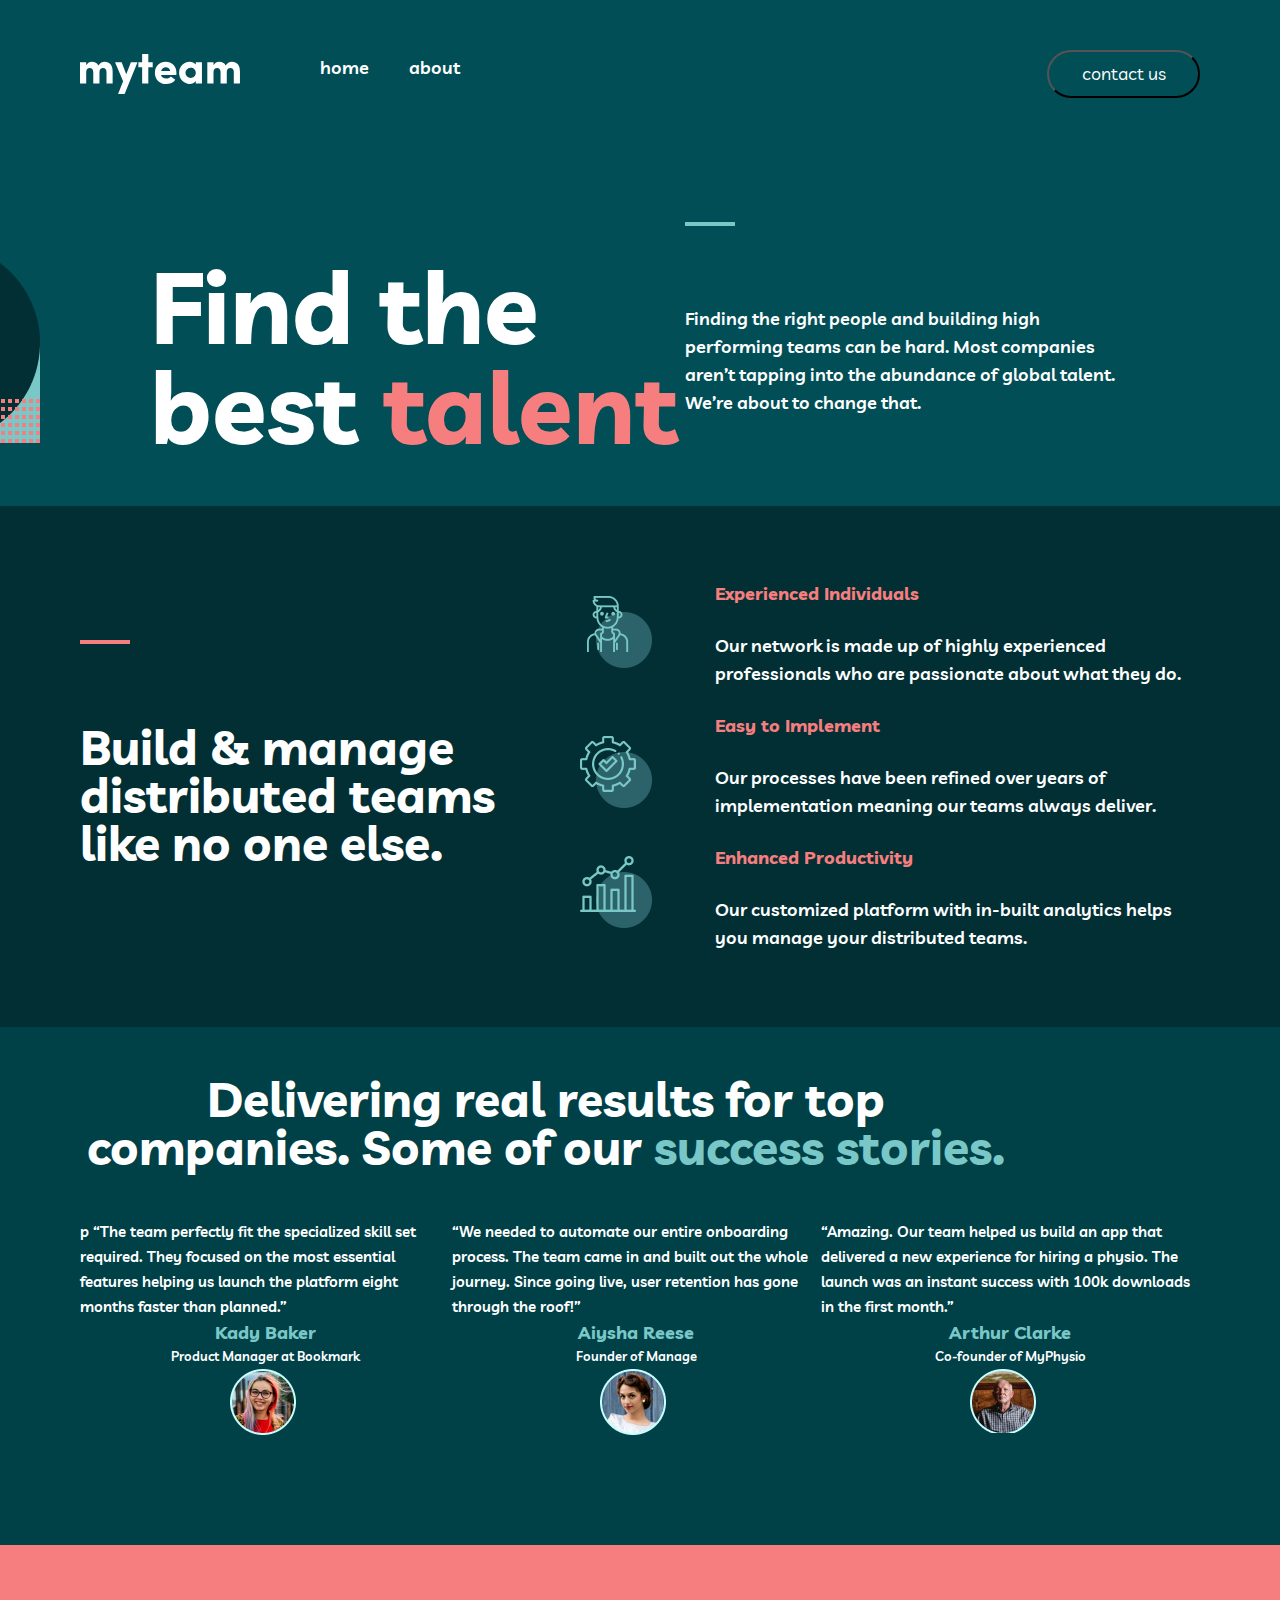
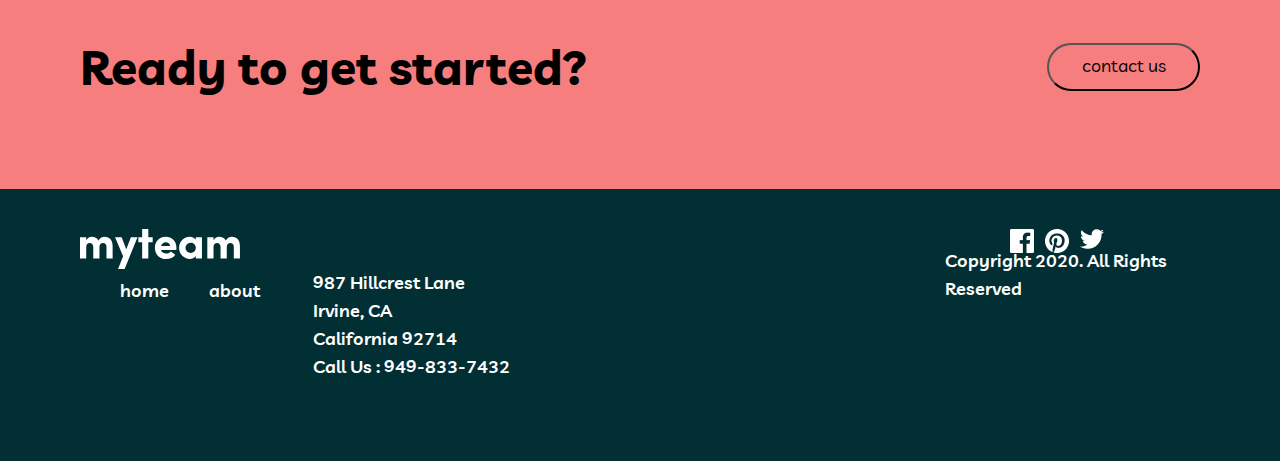
<file: index.html>
<!DOCTYPE html>
<html lang="en">
<head>
  <meta charset="UTF-8">
  <meta http-equiv="X-UA-Compatible" content="IE=edge">
  <meta name="viewport" content="width=device-width, initial-scale=1.0">
  <title>uy-ishi-2.6</title>
  <link rel="preconnect" href="https://fonts.googleapis.com">
  <link rel="preconnect" href="https://fonts.gstatic.com" crossorigin>
  <link href="https://fonts.googleapis.com/css2?family=Livvic:wght@600;700&display=swap" rel="stylesheet">
  <link rel="stylesheet" href="./stayles/main.css">
  <link rel="stylesheet" href="./stayles/normalize.css">
</head>
<body>
<div class="header">
  <div class="container">
    <div class="box">
      <div class="link-box">
        <a class="link-logo" href="#">
        <img class="logo" src="./img/myteam-logo.svg" alt="myteam-logo">
      </a>

        <ul class="list">
          <li class="item"><a class="link" href="#"> home</a></li>
          <li class="item"><a class="link" href="./about.html"> about</a></li>
        </ul>
      </div>
      <div>
        <button class="contact-box">contact us</button>
        <img class="hamburger-image" src="./img/hamburger.png" alt="image-hamburger">
      </div>
    </div>
  </div>

  <div class="image">
  <div class="container">
    <div class="intro-box">
      <h2 class="title">
        Find the best <span class="talent-span"> talent</span>
      </h2>

      <p class="text">Finding the right people and building high performing teams can be hard. Most companies aren’t tapping into the abundance of global talent. We’re about to change that.</p>
    </div>
  </div>
 </div>
</div>


<div class="build-header">
  <div class="container">
    <div class="build-box">
    <div>
      <h3 class="build-title">
        Build & manage distributed teams like no one else.
      </h3>
    </div>

    <ul class="build-list">
      <li class="item"><h4 class="build-title-color">Experienced Individuals</h4>Our network is made up of highly experienced professionals who are passionate about what they do.</li>
      <li class="item"><h4 class="build-title-color">Easy to Implement</h4>Our processes have been refined over years of implementation meaning our teams always deliver.</li>
      <li class="item"><h4 class="build-title-color">Enhanced Productivity</h4>Our customized platform with in-built analytics helps you manage your distributed teams.</li>
    </ul>
  </div>
  </div>
</div>


<div class="Delivering-header">
  <div class="container">
    <div>
      <div>
        <h3 class="Delivering-title">
          Delivering real results for top companies. Some of our <span class="Delivering-span"> success stories.</span>
        </h3>
      </div>
      <ul class="Delivering-list">
        <li class="items">p “The team perfectly fit the specialized skill set required. They focused on the most essential features helping us launch the platform eight months faster than planned.” <span class="Delivering-span-text">Kady Baker</span> <span class="Delivering-span-list-text">Product Manager at Bookmark</span></li>
        <li class="items">“We needed to automate our entire onboarding process. The team came in and built out the whole journey. Since going live, user retention has gone through the roof!”  <span class="Delivering-span-text">Aiysha Reese</span> <span class="Delivering-span-list-text">Founder of Manage</span></li>
        <li class="items">“Amazing. Our team helped us build an app that delivered a new experience for hiring a physio. The launch was an instant success with 100k downloads in the first month.” <span class="Delivering-span-text">Arthur Clarke</span> <span class="Delivering-span-list-text">Co-founder of MyPhysio</span></li>
      </ul>
    </div>
  </div>
</div>


<div class="started-header">
  <div class="container">
    <div class="ready-box">
      <h3 class="ready-title">Ready to get started?</h3>

      <button class="buttom-box">contact us</button>
    </div>
  </div>
</div>


<div class="end-box">
  <div class="container">
    <div class="flex">
      <div class="box-flex">
      <div>
        <a class="link-logo" href="#">
          <img class="logo" src="./img/myteam-logo.svg" alt="myteam-logo">
        </a>

        <ul class="list">
          <li class="item"><a class="link" href="#"> home</a></li>
          <li class="item"><a class="link" href="#"> about</a></li>
        </ul>
      </div>
      <div>
        <ul class="end-list">
          <li>987  Hillcrest Lane</li>
          <li>Irvine, CA</li>
          <li>California 92714</li>
          <li>Call Us : 949-833-7432</li>
        </ul>
      </div>
    </div>
    <div class="icon">
      <p>Copyright 2020. All Rights Reserved</p>
    </div>
    </div>
  </div>
</div>

</body> 
</html>
</file>
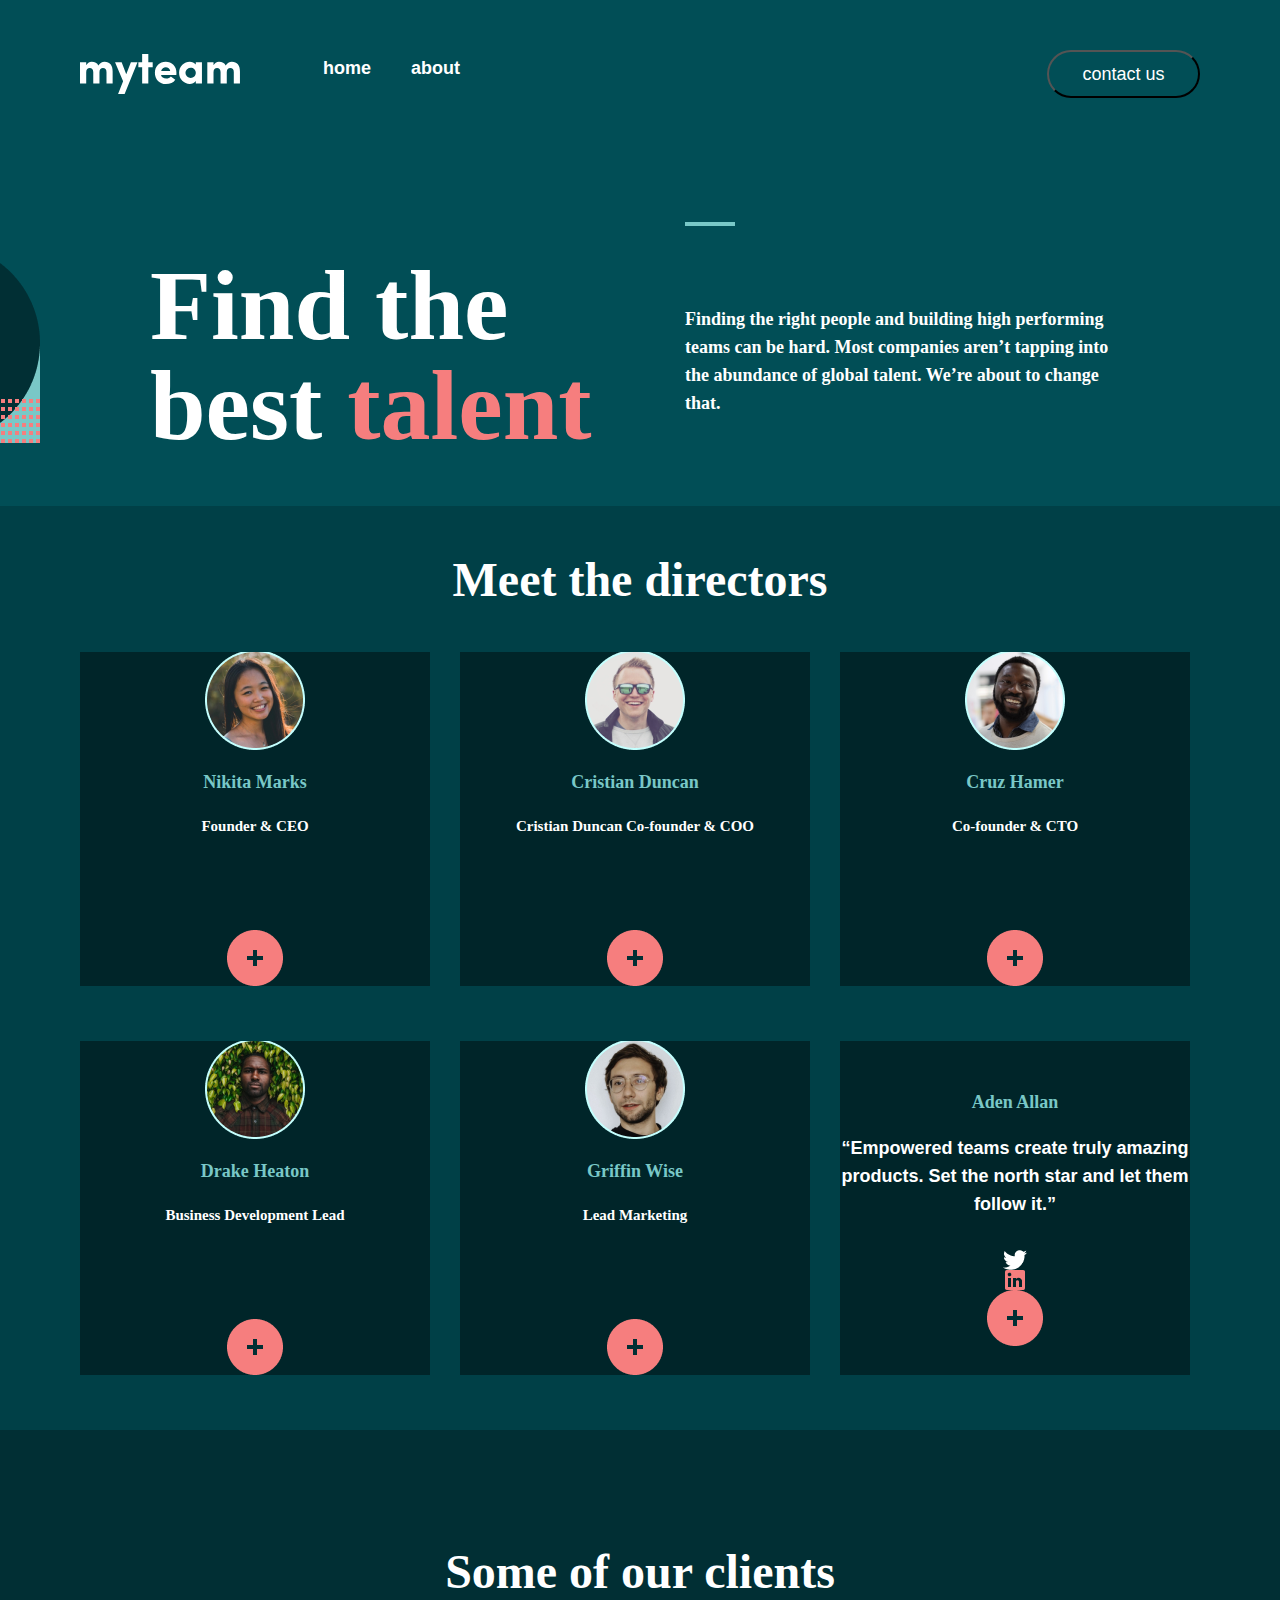
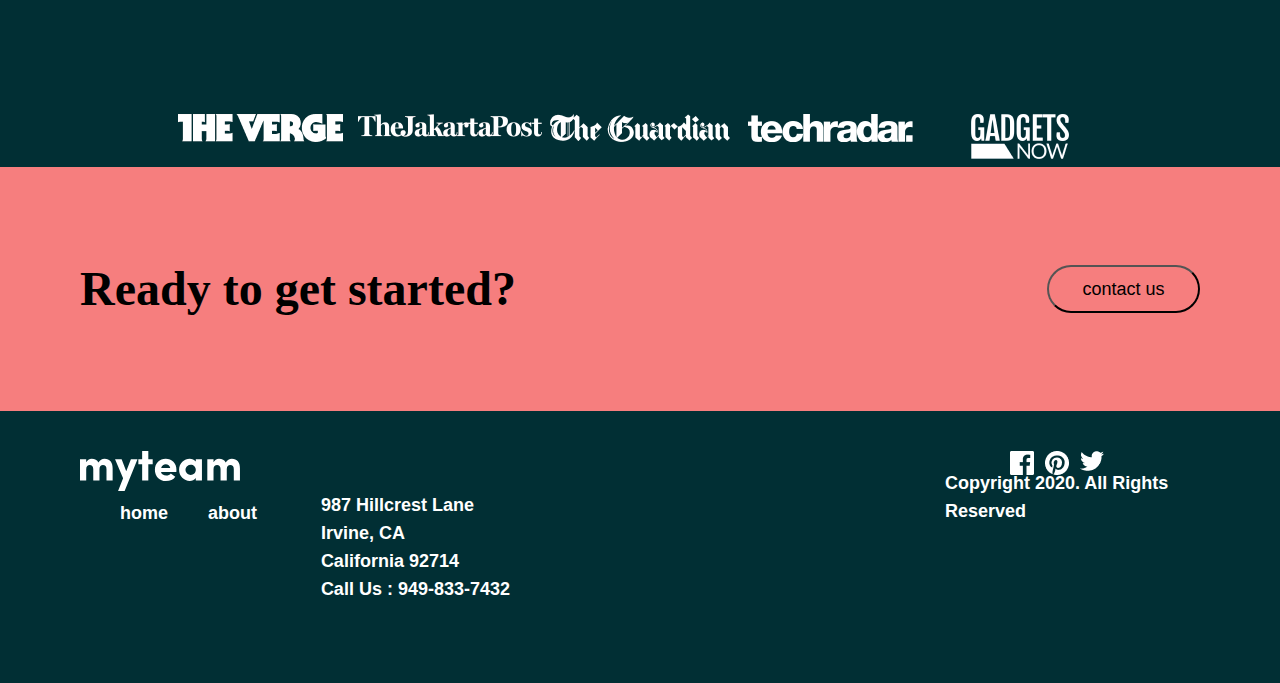
<file: about.html>
<!DOCTYPE html>
<html lang="en">
<head>
  <meta charset="UTF-8">
  <meta http-equiv="X-UA-Compatible" content="IE=edge">
  <meta name="viewport" content="width=device-width, initial-scale=1.0">
  <title>about</title>
  <link rel="stylesheet" href="./stayles/main.css">
  <link rel="stylesheet" href="./stayles/normalize.css">
</head>
<body>
  <div class="header">
    <div class="container">
      <div class="box">
        <div class="link-box">
          <a class="link-logo" href="#">
          <img class="logo" src="./img/myteam-logo.svg" alt="myteam-logo">
        </a>
  
          <ul class="list">
            <li class="item"><a class="link" href="./index.html"> home</a></li>
            <li class="item"><a class="link" href="./about.html"> about</a></li>
          </ul>
        </div>
        <div>
          <button class="contact-box">contact us</button>
          <img class="hamburger-image" src="./img/hamburger.png" alt="image-hamburger">
        </div>
      </div>
    </div>
  
    <div class="image">
    <div class="container">
      <div class="intro-box">
        <h2 class="title">
          Find the best <span class="talent-span"> talent</span>
        </h2>
  
        <p class="text">Finding the right people and building high performing teams can be hard. Most companies aren’t tapping into the abundance of global talent. We’re about to change that.</p>
      </div>
    </div>
   </div>
  </div>

  <div class="about-box">
    <div class="container">
      <div class="about-img">
        <h3 class="about-title">Meet the directors</h3>
        <ul class="about-list">

          <div class="about-flex">
            <div class="about-info">
              <img src="./img/nikita.png" alt="nikita-img">
          <li class="about-items"><p class="text-about">Nikita Marks</p><p class="about-text">Founder & CEO</p></li>
          <img src="./img/+.png" alt="img">
        </div>

        <div class="about-info">
          <img src="./img/criston.png" alt="criston-img">
          <li class="about-items"><p class="text-about">Cristian Duncan</p><p class="about-text">Cristian Duncan Co-founder & COO</p></li>
          <img src="./img/+.png" alt="img">
        </div>

        <div class="about-info">
          <img src="./img/cruz.png" alt="cruz-img">
          <li class="about-items"><p class="text-about">Cruz Hamer</p><p class="about-text">Co-founder & CTO</p></li>
          <img src="./img/+.png" alt="img">
        </div>

          </div class="about-info">
          <div class="about-flex">
            <div class="about-info">
              <img src="./img/drake.png" alt="drake-img">
          <li class="about-items"><p class="text-about">Drake Heaton</p><p class="about-text">Business Development Lead</p></li>
          <img src="./img/+.png" alt="img">
        </div>

        <div class="about-info">
          <img src="./img/grifin.png" alt="grifin-img">
          <li class="about-items"><p class="text-about">Griffin Wise</p><p class="about-text">Lead Marketing</p></li>
          <img src="./img/+.png" alt="img">
        </div>

        <div class="about-info">
          <li class="about-items"><p class="text-about">Aden Allan</p><p>“Empowered teams create truly amazing products. Set the north star and let them follow it.”</p></li>
          <img src="./img/Path.png" alt="path-img"><img src="./img/linkedin-logo.png" alt="logo-img">
          
          <img src="./img/+.png" alt="img">
        </div>
          </div>
        </ul>
      </div>
      </div>
    </div>
  </div>


  <div class="clients-header">
    <div class="clients-container">
      <div class="clients-box">
        <h3 class="clients-title">Some of our clients</h3>

        <ul class="clients-list">
          <li class="client-items">
            <img src="./img/Object.png" alt="">
          </li>
  
          <li class="client-items">
            <img src="./img/jakarta.png" alt="">
          </li>
  
          <li class="client-items">
            <img src="./img/Object2.png" alt="">
          </li>
  
          <li class="client-items">
            <img src="./img/Object3.png" alt="">
          </li>
  
          <li class="client-items">
            <img src="./img/gadgets-now.png" alt="">
          </li>
        </ul>
      </div>
    </div>
  </div>


  <div class="started-header">
    <div class="container">
      <div class="ready-box">
        <h3 class="ready-title">Ready to get started?</h3>
  
        <button class="buttom-box">contact us</button>
      </div>
    </div>
  </div>  

  <div class="end-box">
    <div class="container">
      <div class="flex">
        <div class="box-flex">
        <div>
          <a class="link-logo" href="#">
            <img class="logo" src="./img/myteam-logo.svg" alt="myteam-logo">
          </a>
  
          <ul class="list">
            <li class="item"><a class="link" href="#"> home</a></li>
            <li class="item"><a class="link" href="#"> about</a></li>
          </ul>
        </div>
        <div>
          <ul class="end-list">
            <li>987  Hillcrest Lane</li>
            <li>Irvine, CA</li>
            <li>California 92714</li>
            <li>Call Us : 949-833-7432</li>
          </ul>
        </div>
      </div>
      <div class="icon">
        <p>Copyright 2020. All Rights Reserved</p>
      </div>
      </div>
    </div>
  </div>
</body>
</html>
</file>
<file: stayles/main.css>
* {
  box-sizing: border-box;
}

body {
  padding: 0;
  margin: 0;
  font-family: "Livvic", "Arial", sans-serif;
  font-weight: 600;
  font-size: 18px;
  line-height: 28px;
  color: #ffffff;
}

.header{
  /* height: 700px; */
  background-color:rgba(1, 78, 86, 1);
  padding: 0px;
  margin: 0px;
}

.container{
  max-width: 1150px;
  margin-right: auto;
  margin-left: auto;
  margin-top:0px;
  padding-right: 15px;
  padding-left: 15px;
}

.box{
  padding-top: 50px;
  padding-bottom: 75px;
  display: flex;
  /* width: 1110px; */
  justify-content: space-between;
  align-items: center;
}

.link-box{
  display: flex;
  width: 380px;
  justify-content: space-between;
}

.link-logo{
  display: inline-block;
}

.logo{
  display: block;
  /* width: 160px; */
  height: 40px;
  transition: transform 0.3s ease;
}

.logo:hover{
  transform: scale(1.2);
}

.list{
  list-style-type: none;
  margin: 0;
  padding: 0;
  display: flex;
}

.item{
  margin-left: 40px;
}

.link{
  text-decoration: none;
  color: #ffffff;
  transform: scale(1.2);
}

.link:hover{
  color: rgba(246, 126, 126, 1);
}

.contact-box{
  width: 153px;
  height: 48px;
  color: #ffffff;
  background-color: rgba(1, 78, 86, 1);
  border-radius: 30px;
}

.hamburger-image{
  display: none;
}

.contact-box:hover{
  color: black;
}

.image{
  display: flex;
  align-items: center;
  background-image: url(../img/talent-img.png);
  background-repeat: no-repeat;
  background-position: calc(50% - 700px) 70px ;
}

.intro-box{
  display: flex;
  align-items: center;
  justify-content: space-between;
  padding-bottom: 40px;
}

.title{
  width: 535px;
  margin-bottom: 10px;
  font-family: 'Livvic';
  font-style: normal;
  font-weight: 700px;
  font-size: 100px;
  line-height: 100px;
}

.talent-span{
  color:rgba(246, 126, 126, 1) ;
}

.text{
  width: 445px;
  /* height: 312px; */
  font-family: 'Livvic';
  font-style: normal;
  font-weight: 600;
  font-size: 18px;
  line-height: 28px;
}

.text::before{
  margin-bottom: 79px;
  display: block;
  width: 50px;
  height: 4px;
  background-color: rgba(121, 200, 199, 1);
  content: "";
}


.build-header{
  display: flex;
  align-items: center;
  background-color: rgba(1, 47, 52, 1);
  background-image: url(../img/build-background-image.png);
  background-repeat: no-repeat;
  background-position:calc(50% + 750px)  450px ;
}

.build-box{
  padding-top: 50px;
  padding-bottom: 75px;
  display: flex;
  /* width: 1110px; */
  justify-content: space-between;
  align-items: center;
  background-image: url(../img/build-Experienced-Individuals.png),url(../img/build-Easy-to-Implement.png),url(../img/build-Enhanced-Productivity.png);
  background-repeat: no-repeat;
  background-position: 500px 90px,500px 230px,500px 350px;
}

.build-title{
  width: 445px;
  font-family: 'Livvic';
  font-style: normal;
  font-weight: 700;
  font-size: 48px;
  line-height: 48px;
}

.build-title::before{
  margin-bottom: 79px;
  display: block;
  width: 50px;
  height: 4px;
  background-color:rgba(246, 126, 126, 1);
  content: "";
}

.build-list{
  list-style-type: none;
  margin: 0;
  padding: 0;
  margin-left: 150px;
}

.build-title-color{
  color:rgba(246, 126, 126, 1) ;
}


.Delivering-header{
  display: flex;
  align-items: center;
  background-color: rgba(0, 64, 71, 1);
  background-image: url(../img/Delivering-image.png),url(../img/Delivering-disck.png),;
  background-repeat: no-repeat;
  background-position: 0px 0px,1703px 580px;
  padding-bottom: 100px;
}

.Delivering-title{
  width: 932px;
  height: 96px;
  left: 254px;
  top: 1524px;
  font-family: 'Livvic';
  font-style: normal;
  font-weight: 700;
  font-size: 48px;
  line-height: 48px;
  text-align: center;
}  

.Delivering-span{
  color: rgba(121, 200, 199, 1);
}

.Delivering-list{
  list-style-type: none;
  margin: 0;
  padding: 0;
  display: flex;
  background-image: url(../img/Kady\ Baker.png),url(../img/Aiysha\ Reese.png),url(../img/Arthur\ Clarke.png);
  background-repeat: no-repeat;
  background-position:150px 150px,520px 150px,890px 150px;
}

.items{
  font-family: 'Livvic';
  font-style: normal;
  font-weight: 600;
  font-size: 15px;
  line-height: 25px;
  align-items: center;
  justify-content: center;
  margin-bottom: 80px;
}

.Delivering-span-text{
  height: 28px;
  left: 0%;
  right: 0%;
  top: calc(50% - 28px/2 - 10px);
  font-family: 'Livvic';
  font-style: normal;
  font-weight: 700;
  font-size: 18px;
  line-height: 28px;
  text-align: center;
  color: #79C8C7;
  display: block;
}

.Delivering-span-list-text{
  display: block;
  height: 18px;
  left: 0%;
  right: 0%;
  top: calc(50% - 18px/2 + 15px);
  font-family: 'Livvic';
  font-size: 13px;
  line-height: 18px;
  text-align: center;
  color: #FFFFFF;
}

.started-header{
  background-color: rgba(246, 126, 126, 1);
  background-image: url(../img/started-img.png);
  background-repeat: no-repeat;
  background-position:calc(50% - 860px) 120px;
}

.ready-box{
  display: flex;
  justify-content: space-between;
  align-items: center;
  padding-top: 50px;
  padding-bottom: 50px;
}

.ready-title{
  font-family: 'Livvic';
  font-style: normal;
  font-weight: 700;
  font-size: 48px;
  line-height: 48px;
  color: black;
}

.buttom-box{
  width: 153px;
  height: 48px;
  color:black;
  background-color: rgba(246, 126, 126, 1);
  border-radius: 30px;
}

.buttom-box:hover{
  background-color: black;
  color: #ffffff;
}


.end-box{
  background-color: rgba(1, 47, 52, 1);
}

.flex{
  display: flex;
  justify-content: space-between;
  padding-top: 40px;
  padding-bottom: 40px;
}

.box-flex{
  display: flex;
  width: 430px;
  justify-content: space-between;
}

.end-list{
  list-style-type: none;
  margin: 0;
  padding: 0;
  margin-bottom: 40px;
  margin-top: 40px;
}

.icon{
  width: 255px;
  background-image: url(../img/faesbock.png),url(../img/picsur.png),url(../img/Path.png);
  background-repeat: no-repeat;
  background-position:65px 0px,100px 0px,135px 0px;
}

.about-box{
  background-color:rgba(0, 64, 71, 1);
}

.about-img{
}

.about-title{
  font-family: 'Livvic';
  font-style: normal;
  font-weight: 700;
  font-size: 48px;
  line-height: 48px;
  margin-top: 0px;
  padding-top: 50px;
  text-align: center;
}

.about-list{
  list-style-type: none;
  margin: 0;
  padding: 0;
}

.about-flex{
  display: flex;
}

.about-info{
  display: flex;
  justify-content: center;
  align-items: center;
  flex-direction: column;
  background-color: #002529;
  /* padding: 45px; */
  margin-right: 30px;
  margin-bottom: 55px; 
}

.about-items{
  width: 350px;
  height: 180px;
  text-align: center;
}

.text-about{
  font-family: 'Livvic';
  font-style: normal;
  font-weight: 700;
  font-size: 18px;
  line-height: 28px;
  color: #79C8C7;
}

.about-text{
  font-family: 'Livvic';
  font-size: 15px;
  line-height: 25px;
}

.clients-header{
  display: flex;
  align-items: center;
  background-color: rgba(1, 47, 52, 1);
}

.clients-container{
  max-width: 1150px;
  margin-right: auto;
  margin-left: auto;
  margin-top:0px;
  padding-right: 15px;
  padding-left: 15px;
}

.clients-box{
  /* width: 1150px; */
}

.clients-title{
  /* width: 1150px; */
  font-family: 'Livvic';
  font-style: normal;
  font-weight: 700;
  font-size: 48px;
  line-height: 48px;
  padding-top: 70px;
  padding-bottom: 70px;
  display: flex;
  justify-content: center;
}

.clients-list{
  list-style-type: none;
  margin: 0;
  padding: 0;
  display: flex;
  text-align: center;
  justify-content: center;

}

.client-items{
  width: 190px;
}




@media only screen and (max-width:580px) {
  .list{
    display: none;
  }

  .contact-box{
    display: none;
  }

  .hamburger-image{
    display: inline-block;
  }
}

@media only screen and (max-width:1010px){
  .title{
    width: 457px;
    font-family: 'Livvic';
    font-style: normal;
    font-weight: 700;
    font-size: 64px;
    line-height: 56px;
    text-align: center;
  }

  .text{
    width: 457px;
    font-family: 'Livvic';
    font-style: normal;
    font-weight: 600;
    font-size: 15px;
    line-height: 28px;
    text-align: center;
  }
}

@media only screen and (max-width:944px){
  .intro-box{
    flex-direction: column;
  }

  .text::before{
    display: none;
  }
}

@media only screen and (max-width:487px){
  .title{
    width: 280px;
    font-size: 40px;
    line-height: 40px;
  }

  .text{
    width: 280px;
    font-size: 15px;
    line-height: 28px;
  }
}

@media only screen and (max-width:1140px){
  .build-title{
    width: 445px;
    font-family: 'Livvic';
    font-style: normal;
    font-weight: 700;
    font-size: 32px;
    line-height: 32px;
  }

  .build-title-color{
    font-family: 'Livvic';
    font-style: normal;
    font-weight: 700;
    font-size: 18px;
    line-height: 28px;
  }

  .build-list{
    width: 445px;
    font-family: 'Livvic';
    font-style: normal;
    font-weight: 600;
    font-size: 15px;
    line-height: 25px;
  }

  .build-box{
    flex-direction: column;
  }

  .build-box{
    padding-top: 50px;
    padding-bottom: 75px;
    display: flex;
    /* width: 1110px; */
    justify-content: space-between;
    align-items: center;
    background-image: url(../img/build-Experienced-Individuals.png),url(../img/build-Easy-to-Implement.png),url(../img/build-Enhanced-Productivity.png);
    background-repeat: no-repeat;
    background-position:60px 290px,60px 420px,60px 540px;
  }
}

@media only screen and (max-width:625px){
  .build-box{
    padding-top: 50px;
    padding-bottom: 75px;
    display: flex;
    justify-content: space-between;
    align-items: center;
    background-image: url(../img/build-Experienced-Individuals.png),url(../img/build-Easy-to-Implement.png),url(../img/build-Enhanced-Productivity.png);
    background-repeat: no-repeat;
    background-position:60px 340px,60px 540px,60px 700px;
  }
  
  .build-title{
    width: 280px;
    font-family: 'Livvic';
    font-style: normal;
    font-weight: 700;
    font-size: 32px;
    line-height: 32px;
  }

  .build-list{
    width: 280px;
    font-family: 'Livvic';
    font-style: normal;
    font-weight: 600;
    font-size: 15px;
    line-height: 25px;
    margin-left: 100px;
  }

  .build-title-color{
    width: 280px;
    font-family: 'Livvic';
    font-style: normal;
    font-weight: 700;
    font-size: 18px;
    line-height: 28px;
  }
}

@media only screen and (max-width:460px){
  .build-box{
    padding-top: 50px;
    padding-bottom: 75px;
    display: flex;
    justify-content: space-between;
    align-items: center;
    background-image: url(../img/build-Experienced-Individuals.png),url(../img/build-Easy-to-Implement.png),url(../img/build-Enhanced-Productivity.png);
    background-repeat: no-repeat;
    background-position:70px 290px,70px 550px,70px 800px;
  }

  .build-list{
    width: 280px;
    font-family: 'Livvic';
    font-style: normal;
    font-weight: 600;
    font-size: 15px;
    line-height: 25px;
    margin-left: 0px;
  }

  .item{
    margin-top: 100px;
    margin-left: 0px;
  }
}

@media only screen and (max-width:1120px){
  .Delivering-title{
    width: 445px;
    font-family: 'Livvic';
    font-style: normal;
    font-weight: 700;
    font-size: 32px;
    line-height: 32px;
  }

  .Delivering-list{
    flex-direction: column;
  }

  .items{
    width: 445px;
    font-family: 'Livvic';
    font-style: normal;
    font-weight: 600;
    font-size: 15px;
    line-height: 25px;
  }

  .Delivering-list{ 
    list-style-type: none;
    margin: 0;
    padding: 0;
    display: flex;
    background-image: url(../img/Kady\ Baker.png),url(../img/Aiysha\ Reese.png),url(../img/Arthur\ Clarke.png);
    background-repeat: no-repeat;
    background-position:190px 130px,190px 330px,190px 540px;
 }
}

@media only screen and (max-width:475px){
  .Delivering-title{
    width: 280px;
    font-family: 'Livvic';
    font-style: normal;
    font-weight: 700;
    font-size: 32px;
    line-height: 32px;
    margin-bottom: 100px;
  }

  .items{
    width: 280px;
    font-family: 'Livvic';
    font-style: normal;
    font-weight: 600;
    font-size: 15px;
    line-height: 25px;
  } 

  .Delivering-list{ 
    list-style-type: none;
    margin: 0;
    padding: 0;
    display: flex;
    background-image: url(../img/Kady\ Baker.png),url(../img/Aiysha\ Reese.png),url(../img/Arthur\ Clarke.png);
    background-repeat: no-repeat;
    background-position:100px 180px,100px 430px,100px 685px;
  }

}

@media only screen and (max-width:690px){
  .ready-box{
    flex-direction: column;
  }
}

@media only screen and (max-width:535px){
  .ready-title{
    width: 280px;
  }
}

@media only screen and (max-width:690px){
  .flex{
    flex-direction: column;
  }

  .box-flex{
    flex-direction: column;
  }
}

@media only screen and (max-width:445px){
  .flex{
    width: 280px;
  }

  .box-flex{
    display: flex;
    width: 280px;
    justify-content: space-between;
  }
}

@media only screen and (max-width:1125px){
  .about-items{
    width: 280px;
    height: 180px;
    text-align: center;
  }
}

@media only screen and (max-width:915px){
  .about-flex{
    flex-direction: column;
  }

  .about-list{
    justify-content: center;
  }

  .about-items{
    width: 280px;
    height: 180px;
    text-align: center;
  }

  .about-info{
    width: 300px;
    height: 300px;
  }
}

@media only screen and (max-width:410px){
  .about-title{
    font-family: 'Livvic';
    font-style: normal;
    font-weight: 700;
    font-size: 32px;
    line-height: 32px;
  }
}

@media only screen and (max-width:980px){
  .clients-list{
    flex-direction: column;
  }

  .client-items{
    margin-bottom: 40px;
  }
}

@media only screen and (max-width:420px){
  .clients-title{
    font-family: 'Livvic';
    font-style: normal;
    font-weight: 700;
    font-size: 32px;
    line-height: 32px;
  }
}
</file>
